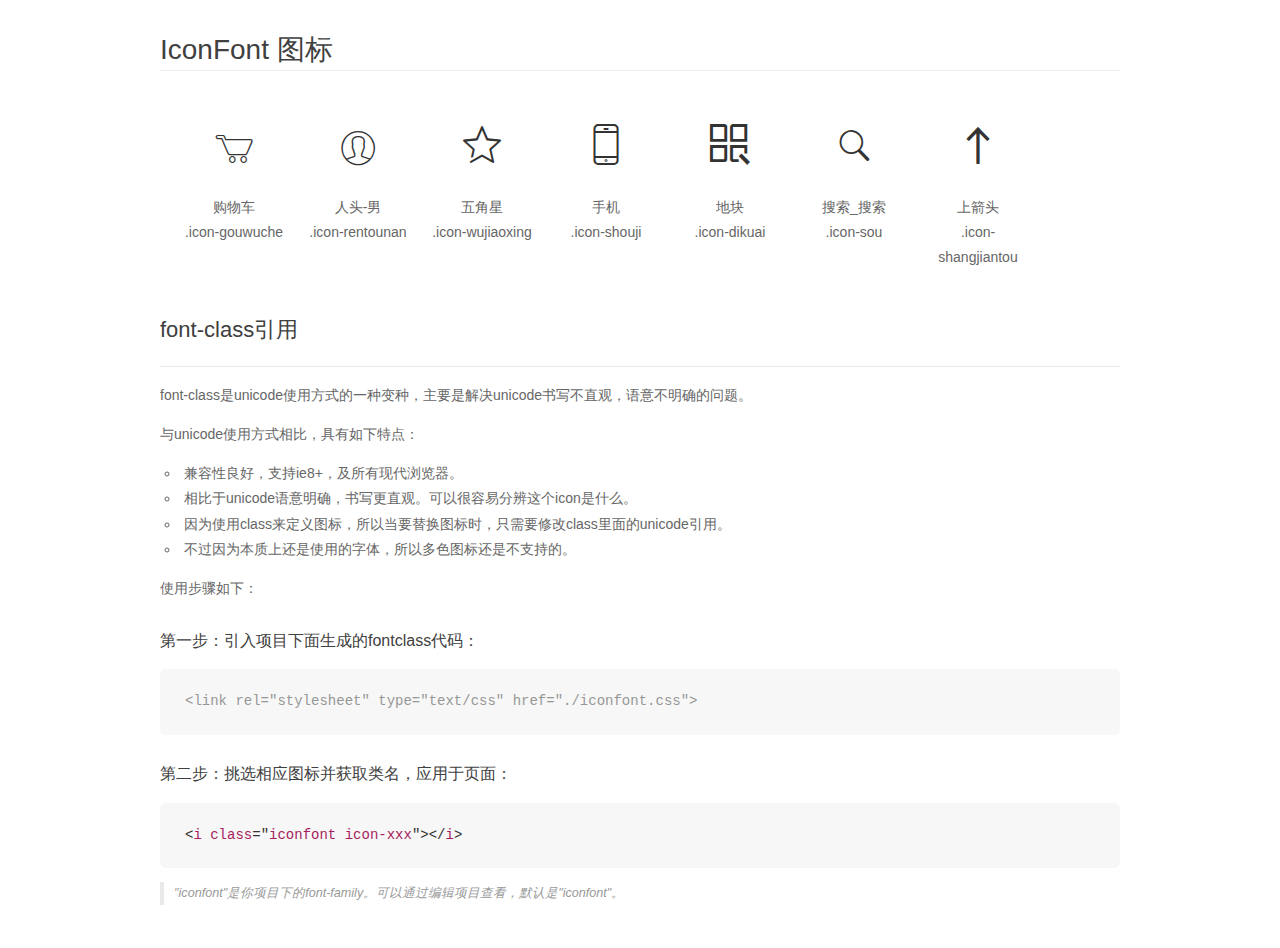
<file: myzj1/font_rek3qa6uz1t3mcxr/demo_fontclass.html>
<!DOCTYPE html>
<html>
<head>
    <meta charset="utf-8"/>
    <title>IconFont</title>
    <link rel="stylesheet" href="demo.css">
    <link rel="stylesheet" href="iconfont.css">
</head>
<body>
    <div class="main markdown">
        <h1>IconFont 图标</h1>
        <ul class="icon_lists clear">
            
                <li>
                <i class="icon iconfont icon-gouwuche"></i>
                    <div class="name">购物车</div>
                    <div class="fontclass">.icon-gouwuche</div>
                </li>
            
                <li>
                <i class="icon iconfont icon-rentounan"></i>
                    <div class="name">人头-男</div>
                    <div class="fontclass">.icon-rentounan</div>
                </li>
            
                <li>
                <i class="icon iconfont icon-wujiaoxing"></i>
                    <div class="name">五角星</div>
                    <div class="fontclass">.icon-wujiaoxing</div>
                </li>
            
                <li>
                <i class="icon iconfont icon-shouji"></i>
                    <div class="name">手机</div>
                    <div class="fontclass">.icon-shouji</div>
                </li>
            
                <li>
                <i class="icon iconfont icon-dikuai"></i>
                    <div class="name">地块</div>
                    <div class="fontclass">.icon-dikuai</div>
                </li>
            
                <li>
                <i class="icon iconfont icon-sou"></i>
                    <div class="name">搜索_搜索</div>
                    <div class="fontclass">.icon-sou</div>
                </li>
            
                <li>
                <i class="icon iconfont icon-shangjiantou"></i>
                    <div class="name">上箭头</div>
                    <div class="fontclass">.icon-shangjiantou</div>
                </li>
            
        </ul>

        <h2 id="font-class-">font-class引用</h2>
        <hr>

        <p>font-class是unicode使用方式的一种变种，主要是解决unicode书写不直观，语意不明确的问题。</p>
        <p>与unicode使用方式相比，具有如下特点：</p>
        <ul>
        <li>兼容性良好，支持ie8+，及所有现代浏览器。</li>
        <li>相比于unicode语意明确，书写更直观。可以很容易分辨这个icon是什么。</li>
        <li>因为使用class来定义图标，所以当要替换图标时，只需要修改class里面的unicode引用。</li>
        <li>不过因为本质上还是使用的字体，所以多色图标还是不支持的。</li>
        </ul>
        <p>使用步骤如下：</p>
        <h3 id="-fontclass-">第一步：引入项目下面生成的fontclass代码：</h3>


        <pre><code class="lang-js hljs javascript"><span class="hljs-comment">&lt;link rel="stylesheet" type="text/css" href="./iconfont.css"&gt;</span></code></pre>
        <h3 id="-">第二步：挑选相应图标并获取类名，应用于页面：</h3>
        <pre><code class="lang-css hljs">&lt;<span class="hljs-selector-tag">i</span> <span class="hljs-selector-tag">class</span>="<span class="hljs-selector-tag">iconfont</span> <span class="hljs-selector-tag">icon-xxx</span>"&gt;&lt;/<span class="hljs-selector-tag">i</span>&gt;</code></pre>
        <blockquote>
        <p>"iconfont"是你项目下的font-family。可以通过编辑项目查看，默认是"iconfont"。</p>
        </blockquote>
    </div>
</body>
</html>
</file>
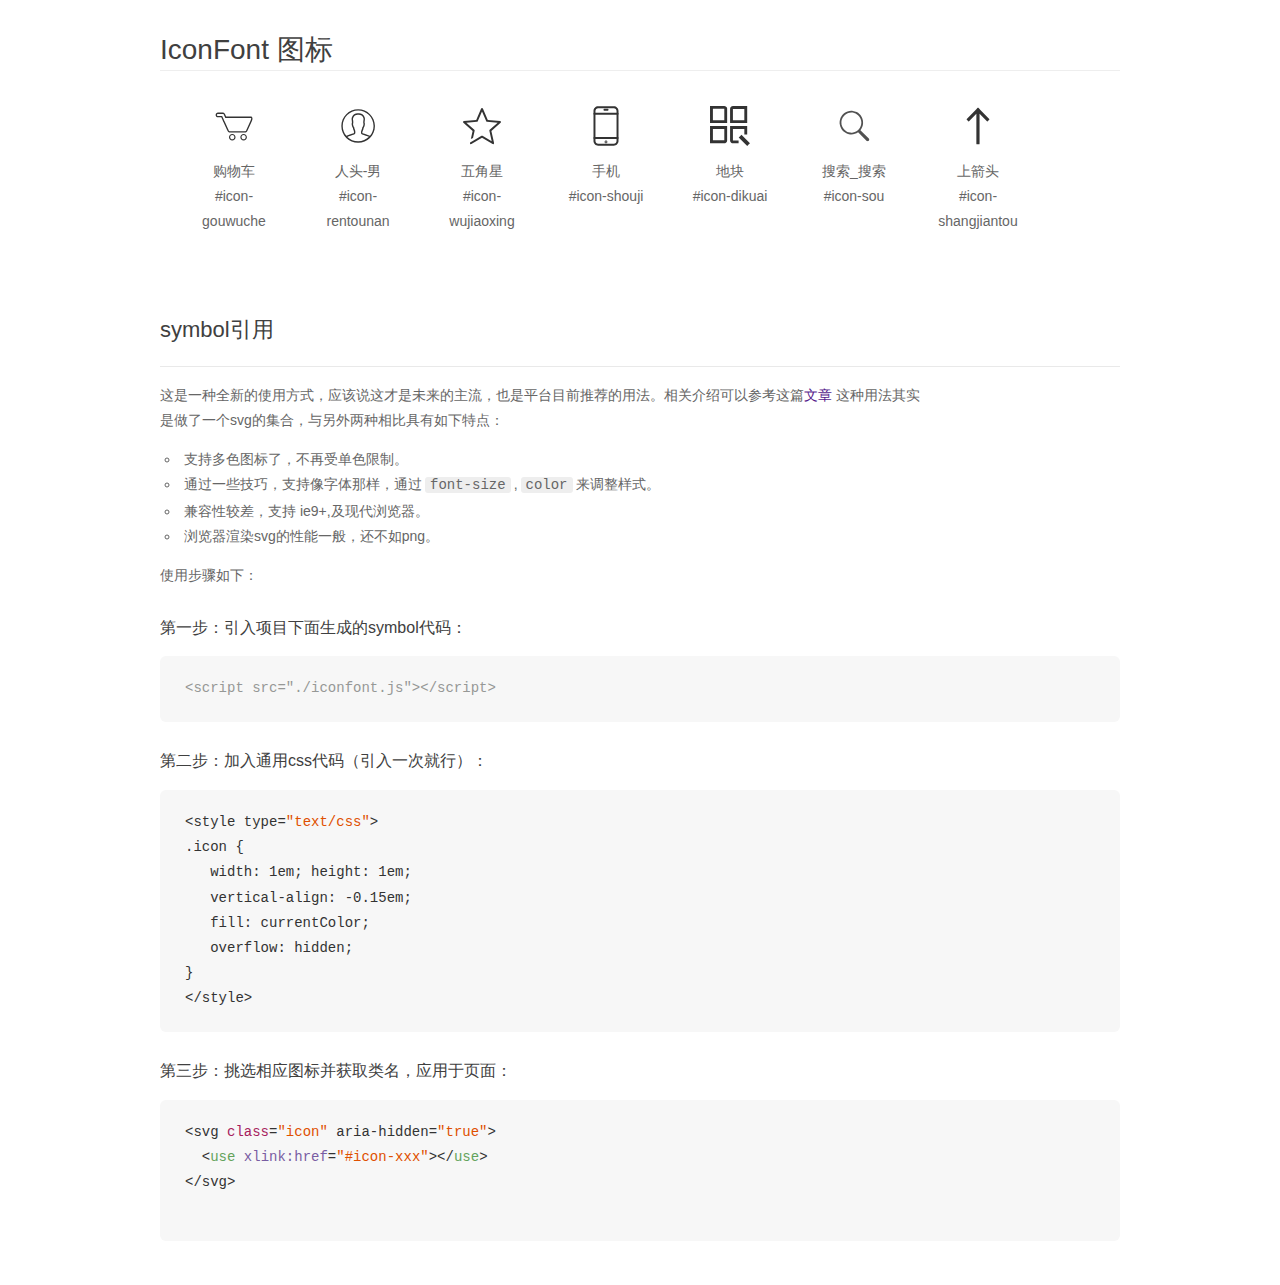
<file: myzj1/font_rek3qa6uz1t3mcxr/demo_symbol.html>
<!DOCTYPE html>
<html>
<head>
    <meta charset="utf-8"/>
    <title>IconFont</title>
    <link rel="stylesheet" href="demo.css">
    <script src="iconfont.js"></script>

    <style type="text/css">
        .icon {
          /* 通过设置 font-size 来改变图标大小 */
          width: 1em; height: 1em;
          /* 图标和文字相邻时，垂直对齐 */
          vertical-align: -0.15em;
          /* 通过设置 color 来改变 SVG 的颜色/fill */
          fill: currentColor;
          /* path 和 stroke 溢出 viewBox 部分在 IE 下会显示
             normalize.css 中也包含这行 */
          overflow: hidden;
        }

    </style>
</head>
<body>
    <div class="main markdown">
        <h1>IconFont 图标</h1>
        <ul class="icon_lists clear">
            
                <li>
                    <svg class="icon" aria-hidden="true">
                        <use xlink:href="#icon-gouwuche"></use>
                    </svg>
                    <div class="name">购物车</div>
                    <div class="fontclass">#icon-gouwuche</div>
                </li>
            
                <li>
                    <svg class="icon" aria-hidden="true">
                        <use xlink:href="#icon-rentounan"></use>
                    </svg>
                    <div class="name">人头-男</div>
                    <div class="fontclass">#icon-rentounan</div>
                </li>
            
                <li>
                    <svg class="icon" aria-hidden="true">
                        <use xlink:href="#icon-wujiaoxing"></use>
                    </svg>
                    <div class="name">五角星</div>
                    <div class="fontclass">#icon-wujiaoxing</div>
                </li>
            
                <li>
                    <svg class="icon" aria-hidden="true">
                        <use xlink:href="#icon-shouji"></use>
                    </svg>
                    <div class="name">手机</div>
                    <div class="fontclass">#icon-shouji</div>
                </li>
            
                <li>
                    <svg class="icon" aria-hidden="true">
                        <use xlink:href="#icon-dikuai"></use>
                    </svg>
                    <div class="name">地块</div>
                    <div class="fontclass">#icon-dikuai</div>
                </li>
            
                <li>
                    <svg class="icon" aria-hidden="true">
                        <use xlink:href="#icon-sou"></use>
                    </svg>
                    <div class="name">搜索_搜索</div>
                    <div class="fontclass">#icon-sou</div>
                </li>
            
                <li>
                    <svg class="icon" aria-hidden="true">
                        <use xlink:href="#icon-shangjiantou"></use>
                    </svg>
                    <div class="name">上箭头</div>
                    <div class="fontclass">#icon-shangjiantou</div>
                </li>
            
        </ul>


        <h2 id="symbol-">symbol引用</h2>
        <hr>

        <p>这是一种全新的使用方式，应该说这才是未来的主流，也是平台目前推荐的用法。相关介绍可以参考这篇<a href="">文章</a>
        这种用法其实是做了一个svg的集合，与另外两种相比具有如下特点：</p>
        <ul>
          <li>支持多色图标了，不再受单色限制。</li>
          <li>通过一些技巧，支持像字体那样，通过<code>font-size</code>,<code>color</code>来调整样式。</li>
          <li>兼容性较差，支持 ie9+,及现代浏览器。</li>
          <li>浏览器渲染svg的性能一般，还不如png。</li>
        </ul>
        <p>使用步骤如下：</p>
        <h3 id="-symbol-">第一步：引入项目下面生成的symbol代码：</h3>
        <pre><code class="lang-js hljs javascript"><span class="hljs-comment">&lt;script src="./iconfont.js"&gt;&lt;/script&gt;</span></code></pre>
        <h3 id="-css-">第二步：加入通用css代码（引入一次就行）：</h3>
        <pre><code class="lang-js hljs javascript">&lt;style type=<span class="hljs-string">"text/css"</span>&gt;
.icon {
   width: <span class="hljs-number">1</span>em; height: <span class="hljs-number">1</span>em;
   vertical-align: <span class="hljs-number">-0.15</span>em;
   fill: currentColor;
   overflow: hidden;
}
&lt;<span class="hljs-regexp">/style&gt;</span></code></pre>
        <h3 id="-">第三步：挑选相应图标并获取类名，应用于页面：</h3>
        <pre><code class="lang-js hljs javascript">&lt;svg <span class="hljs-class"><span class="hljs-keyword">class</span></span>=<span class="hljs-string">"icon"</span> aria-hidden=<span class="hljs-string">"true"</span>&gt;<span class="xml"><span class="hljs-tag">
  &lt;<span class="hljs-name">use</span> <span class="hljs-attr">xlink:href</span>=<span class="hljs-string">"#icon-xxx"</span>&gt;</span><span class="hljs-tag">&lt;/<span class="hljs-name">use</span>&gt;</span>
</span>&lt;<span class="hljs-regexp">/svg&gt;
        </span></code></pre>
    </div>
</body>
</html>
</file>
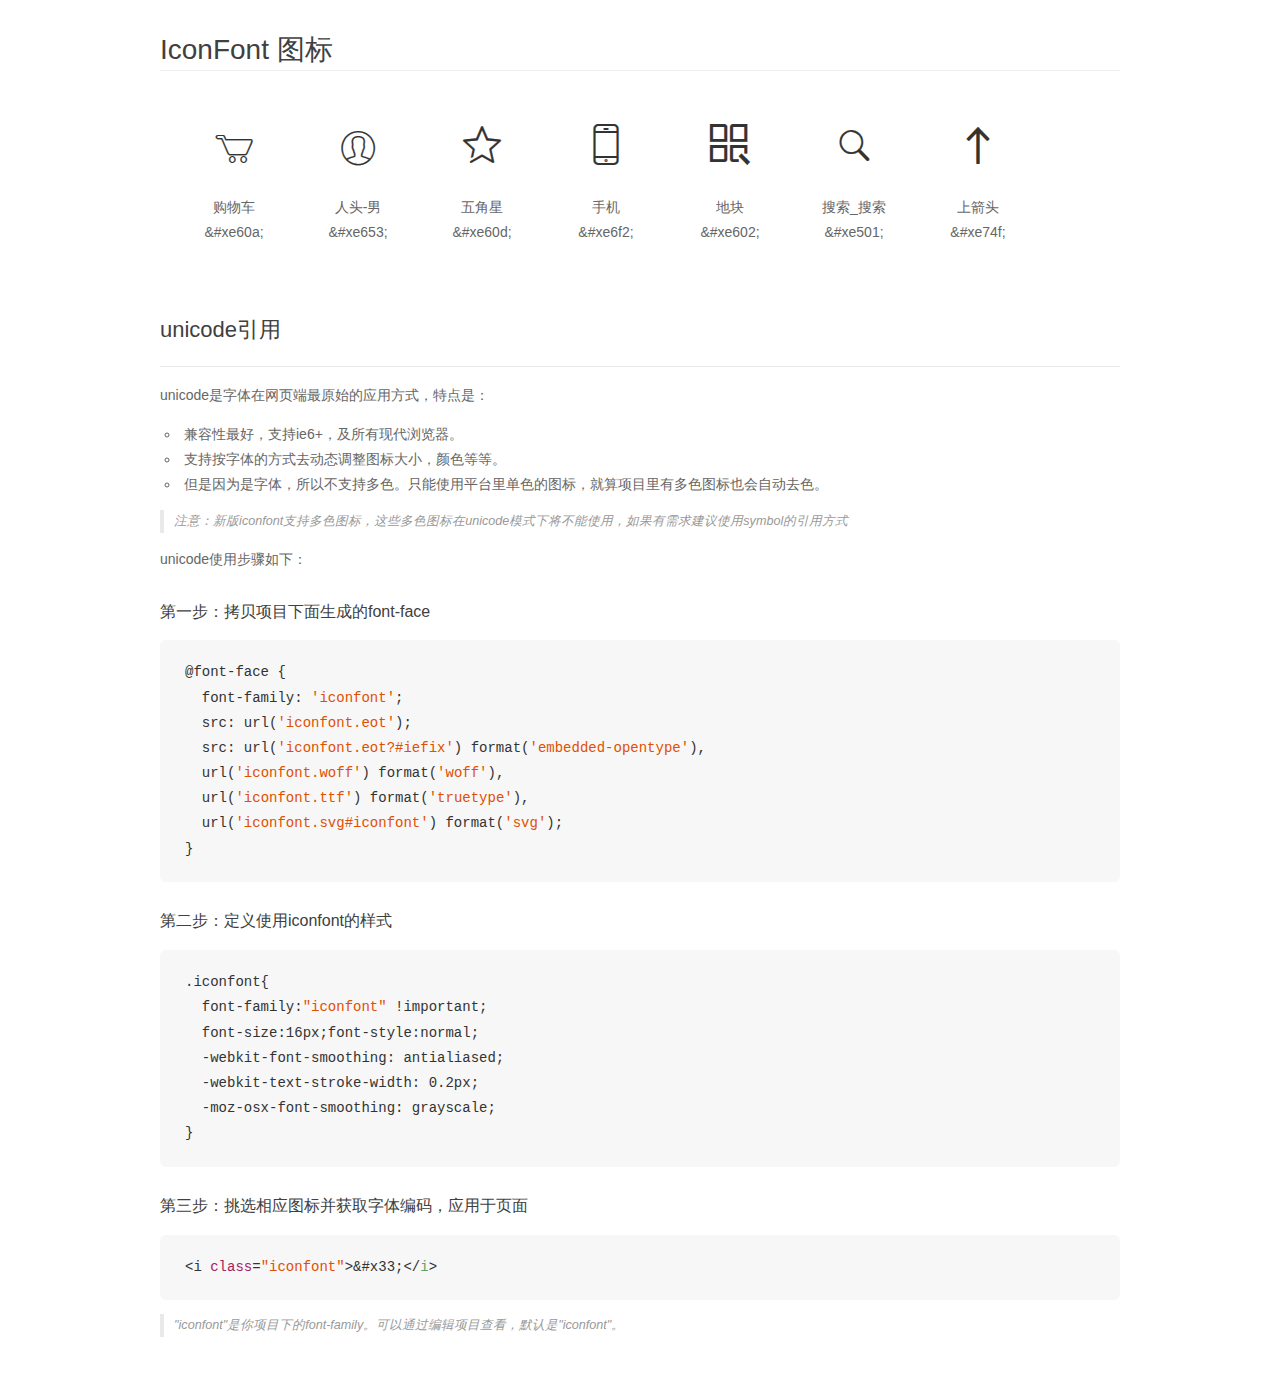
<file: myzj1/font_rek3qa6uz1t3mcxr/demo_unicode.html>
<!DOCTYPE html>
<html>
<head>
    <meta charset="utf-8"/>
    <title>IconFont</title>
    <link rel="stylesheet" href="demo.css">

    <style type="text/css">

        @font-face {font-family: "iconfont";
          src: url('iconfont.eot'); /* IE9*/
          src: url('iconfont.eot#iefix') format('embedded-opentype'), /* IE6-IE8 */
          url('iconfont.woff') format('woff'), /* chrome, firefox */
          url('iconfont.ttf') format('truetype'), /* chrome, firefox, opera, Safari, Android, iOS 4.2+*/
          url('iconfont.svg#iconfont') format('svg'); /* iOS 4.1- */
        }

        .iconfont {
          font-family:"iconfont" !important;
          font-size:16px;
          font-style:normal;
          -webkit-font-smoothing: antialiased;
          -webkit-text-stroke-width: 0.2px;
          -moz-osx-font-smoothing: grayscale;
        }

    </style>
</head>
<body>
    <div class="main markdown">
        <h1>IconFont 图标</h1>
        <ul class="icon_lists clear">
            
                <li>
                <i class="icon iconfont">&#xe60a;</i>
                    <div class="name">购物车</div>
                    <div class="code">&amp;#xe60a;</div>
                </li>
            
                <li>
                <i class="icon iconfont">&#xe653;</i>
                    <div class="name">人头-男</div>
                    <div class="code">&amp;#xe653;</div>
                </li>
            
                <li>
                <i class="icon iconfont">&#xe60d;</i>
                    <div class="name">五角星</div>
                    <div class="code">&amp;#xe60d;</div>
                </li>
            
                <li>
                <i class="icon iconfont">&#xe6f2;</i>
                    <div class="name">手机</div>
                    <div class="code">&amp;#xe6f2;</div>
                </li>
            
                <li>
                <i class="icon iconfont">&#xe602;</i>
                    <div class="name">地块</div>
                    <div class="code">&amp;#xe602;</div>
                </li>
            
                <li>
                <i class="icon iconfont">&#xe501;</i>
                    <div class="name">搜索_搜索</div>
                    <div class="code">&amp;#xe501;</div>
                </li>
            
                <li>
                <i class="icon iconfont">&#xe74f;</i>
                    <div class="name">上箭头</div>
                    <div class="code">&amp;#xe74f;</div>
                </li>
            
        </ul>
        <h2 id="unicode-">unicode引用</h2>
        <hr>

        <p>unicode是字体在网页端最原始的应用方式，特点是：</p>
        <ul>
        <li>兼容性最好，支持ie6+，及所有现代浏览器。</li>
        <li>支持按字体的方式去动态调整图标大小，颜色等等。</li>
        <li>但是因为是字体，所以不支持多色。只能使用平台里单色的图标，就算项目里有多色图标也会自动去色。</li>
        </ul>
        <blockquote>
        <p>注意：新版iconfont支持多色图标，这些多色图标在unicode模式下将不能使用，如果有需求建议使用symbol的引用方式</p>
        </blockquote>
        <p>unicode使用步骤如下：</p>
        <h3 id="-font-face">第一步：拷贝项目下面生成的font-face</h3>
        <pre><code class="lang-js hljs javascript">@font-face {
  font-family: <span class="hljs-string">'iconfont'</span>;
  src: url(<span class="hljs-string">'iconfont.eot'</span>);
  src: url(<span class="hljs-string">'iconfont.eot?#iefix'</span>) format(<span class="hljs-string">'embedded-opentype'</span>),
  url(<span class="hljs-string">'iconfont.woff'</span>) format(<span class="hljs-string">'woff'</span>),
  url(<span class="hljs-string">'iconfont.ttf'</span>) format(<span class="hljs-string">'truetype'</span>),
  url(<span class="hljs-string">'iconfont.svg#iconfont'</span>) format(<span class="hljs-string">'svg'</span>);
}
</code></pre>
        <h3 id="-iconfont-">第二步：定义使用iconfont的样式</h3>
        <pre><code class="lang-js hljs javascript">.iconfont{
  font-family:<span class="hljs-string">"iconfont"</span> !important;
  font-size:<span class="hljs-number">16</span>px;font-style:normal;
  -webkit-font-smoothing: antialiased;
  -webkit-text-stroke-width: <span class="hljs-number">0.2</span>px;
  -moz-osx-font-smoothing: grayscale;
}
</code></pre>
        <h3 id="-">第三步：挑选相应图标并获取字体编码，应用于页面</h3>
        <pre><code class="lang-js hljs javascript">&lt;i <span class="hljs-class"><span class="hljs-keyword">class</span></span>=<span class="hljs-string">"iconfont"</span>&gt;&amp;#x33;<span class="xml"><span class="hljs-tag">&lt;/<span class="hljs-name">i</span>&gt;</span></span></code></pre>

        <blockquote>
        <p>"iconfont"是你项目下的font-family。可以通过编辑项目查看，默认是"iconfont"。</p>
        </blockquote>
    </div>


</body>
</html>
</file>
<file: myzj1/font_rek3qa6uz1t3mcxr/iconfont.css>
@font-face {font-family: "iconfont";
  src: url('iconfont.eot?t=1496554307722'); /* IE9*/
  src: url('iconfont.eot?t=1496554307722#iefix') format('embedded-opentype'), /* IE6-IE8 */
  url('iconfont.woff?t=1496554307722') format('woff'), /* chrome, firefox */
  url('iconfont.ttf?t=1496554307722') format('truetype'), /* chrome, firefox, opera, Safari, Android, iOS 4.2+*/
  url('iconfont.svg?t=1496554307722#iconfont') format('svg'); /* iOS 4.1- */
}

.iconfont {
  font-family:"iconfont" !important;
  font-size:16px;
  font-style:normal;
  -webkit-font-smoothing: antialiased;
  -moz-osx-font-smoothing: grayscale;
}

.icon-gouwuche:before { content: "\e60a"; }

.icon-rentounan:before { content: "\e653"; }

.icon-wujiaoxing:before { content: "\e60d"; }

.icon-shouji:before { content: "\e6f2"; }

.icon-dikuai:before { content: "\e602"; }

.icon-sou:before { content: "\e501"; }

.icon-shangjiantou:before { content: "\e74f"; }
</file>
<file: myzj1/font_rek3qa6uz1t3mcxr/demo.css>
*{margin: 0;padding: 0;list-style: none;}
/*
KISSY CSS Reset
理念：1. reset 的目的不是清除浏览器的默认样式，这仅是部分工作。清除和重置是紧密不可分的。
2. reset 的目的不是让默认样式在所有浏览器下一致，而是减少默认样式有可能带来的问题。
3. reset 期望提供一套普适通用的基础样式。但没有银弹，推荐根据具体需求，裁剪和修改后再使用。
特色：1. 适应中文；2. 基于最新主流浏览器。
维护：玉伯<lifesinger@gmail.com>, 正淳<ragecarrier@gmail.com>
 */

/** 清除内外边距 **/
body, h1, h2, h3, h4, h5, h6, hr, p, blockquote, /* structural elements 结构元素 */
dl, dt, dd, ul, ol, li, /* list elements 列表元素 */
pre, /* text formatting elements 文本格式元素 */
form, fieldset, legend, button, input, textarea, /* form elements 表单元素 */
th, td /* table elements 表格元素 */ {
  margin: 0;
  padding: 0;
}

/** 设置默认字体 **/
body,
button, input, select, textarea /* for ie */ {
  font: 12px/1.5 tahoma, arial, \5b8b\4f53, sans-serif;
}
h1, h2, h3, h4, h5, h6 { font-size: 100%; }
address, cite, dfn, em, var { font-style: normal; } /* 将斜体扶正 */
code, kbd, pre, samp { font-family: courier new, courier, monospace; } /* 统一等宽字体 */
small { font-size: 12px; } /* 小于 12px 的中文很难阅读，让 small 正常化 */

/** 重置列表元素 **/
ul, ol { list-style: none; }

/** 重置文本格式元素 **/
a { text-decoration: none; }
a:hover { text-decoration: underline; }


/** 重置表单元素 **/
legend { color: #000; } /* for ie6 */
fieldset, img { border: 0; } /* img 搭车：让链接里的 img 无边框 */
button, input, select, textarea { font-size: 100%; } /* 使得表单元素在 ie 下能继承字体大小 */
/* 注：optgroup 无法扶正 */

/** 重置表格元素 **/
table { border-collapse: collapse; border-spacing: 0; }

/* 清除浮动 */
.ks-clear:after, .clear:after {
  content: '\20';
  display: block;
  height: 0;
  clear: both;
}
.ks-clear, .clear {
  *zoom: 1;
}

.main {
  padding: 30px 100px;
width: 960px;
margin: 0 auto;
}
.main h1{font-size:36px; color:#333; text-align:left;margin-bottom:30px; border-bottom: 1px solid #eee;}

.helps{margin-top:40px;}
.helps pre{
  padding:20px;
  margin:10px 0;
  border:solid 1px #e7e1cd;
  background-color: #fffdef;
  overflow: auto;
}

.icon_lists{
  width: 100% !important;

}

.icon_lists li{
  float:left;
  width: 100px;
  height:180px;
  text-align: center;
  list-style: none !important;
}
.icon_lists .icon{
  font-size: 42px;
  line-height: 100px;
  margin: 10px 0;
  color:#333;
  -webkit-transition: font-size 0.25s ease-out 0s;
  -moz-transition: font-size 0.25s ease-out 0s;
  transition: font-size 0.25s ease-out 0s;

}
.icon_lists .icon:hover{
  font-size: 100px;
}



.markdown {
  color: #666;
  font-size: 14px;
  line-height: 1.8;
}

.highlight {
  line-height: 1.5;
}

.markdown img {
  vertical-align: middle;
  max-width: 100%;
}

.markdown h1 {
  color: #404040;
  font-weight: 500;
  line-height: 40px;
  margin-bottom: 24px;
}

.markdown h2,
.markdown h3,
.markdown h4,
.markdown h5,
.markdown h6 {
  color: #404040;
  margin: 1.6em 0 0.6em 0;
  font-weight: 500;
  clear: both;
}

.markdown h1 {
  font-size: 28px;
}

.markdown h2 {
  font-size: 22px;
}

.markdown h3 {
  font-size: 16px;
}

.markdown h4 {
  font-size: 14px;
}

.markdown h5 {
  font-size: 12px;
}

.markdown h6 {
  font-size: 12px;
}

.markdown hr {
  height: 1px;
  border: 0;
  background: #e9e9e9;
  margin: 16px 0;
  clear: both;
}

.markdown p,
.markdown pre {
  margin: 1em 0;
}

.markdown > p,
.markdown > blockquote,
.markdown > .highlight,
.markdown > ol,
.markdown > ul {
  width: 80%;
}

.markdown ul > li {
  list-style: circle;
}

.markdown > ul li,
.markdown blockquote ul > li {
  margin-left: 20px;
  padding-left: 4px;
}

.markdown > ul li p,
.markdown > ol li p {
  margin: 0.6em 0;
}

.markdown ol > li {
  list-style: decimal;
}

.markdown > ol li,
.markdown blockquote ol > li {
  margin-left: 20px;
  padding-left: 4px;
}

.markdown code {
  margin: 0 3px;
  padding: 0 5px;
  background: #eee;
  border-radius: 3px;
}

.markdown pre {
  border-radius: 6px;
  background: #f7f7f7;
  padding: 20px;
}

.markdown pre code {
  border: none;
  background: #f7f7f7;
  margin: 0;
}

.markdown strong,
.markdown b {
  font-weight: 600;
}

.markdown > table {
  border-collapse: collapse;
  border-spacing: 0px;
  empty-cells: show;
  border: 1px solid #e9e9e9;
  width: 95%;
  margin-bottom: 24px;
}

.markdown > table th {
  white-space: nowrap;
  color: #333;
  font-weight: 600;

}

.markdown > table th,
.markdown > table td {
  border: 1px solid #e9e9e9;
  padding: 8px 16px;
  text-align: left;
}

.markdown > table th {
  background: #F7F7F7;
}

.markdown blockquote {
  font-size: 90%;
  color: #999;
  border-left: 4px solid #e9e9e9;
  padding-left: 0.8em;
  margin: 1em 0;
  font-style: italic;
}

.markdown blockquote p {
  margin: 0;
}

.markdown .anchor {
  opacity: 0;
  transition: opacity 0.3s ease;
  margin-left: 8px;
}

.markdown .waiting {
  color: #ccc;
}

.markdown h1:hover .anchor,
.markdown h2:hover .anchor,
.markdown h3:hover .anchor,
.markdown h4:hover .anchor,
.markdown h5:hover .anchor,
.markdown h6:hover .anchor {
  opacity: 1;
  display: inline-block;
}

.markdown > br,
.markdown > p > br {
  clear: both;
}


.hljs {
  display: block;
  background: white;
  padding: 0.5em;
  color: #333333;
  overflow-x: auto;
}

.hljs-comment,
.hljs-meta {
  color: #969896;
}

.hljs-string,
.hljs-variable,
.hljs-template-variable,
.hljs-strong,
.hljs-emphasis,
.hljs-quote {
  color: #df5000;
}

.hljs-keyword,
.hljs-selector-tag,
.hljs-type {
  color: #a71d5d;
}

.hljs-literal,
.hljs-symbol,
.hljs-bullet,
.hljs-attribute {
  color: #0086b3;
}

.hljs-section,
.hljs-name {
  color: #63a35c;
}

.hljs-tag {
  color: #333333;
}

.hljs-title,
.hljs-attr,
.hljs-selector-id,
.hljs-selector-class,
.hljs-selector-attr,
.hljs-selector-pseudo {
  color: #795da3;
}

.hljs-addition {
  color: #55a532;
  background-color: #eaffea;
}

.hljs-deletion {
  color: #bd2c00;
  background-color: #ffecec;
}

.hljs-link {
  text-decoration: underline;
}

pre{
  background: #fff;
}
</file>
